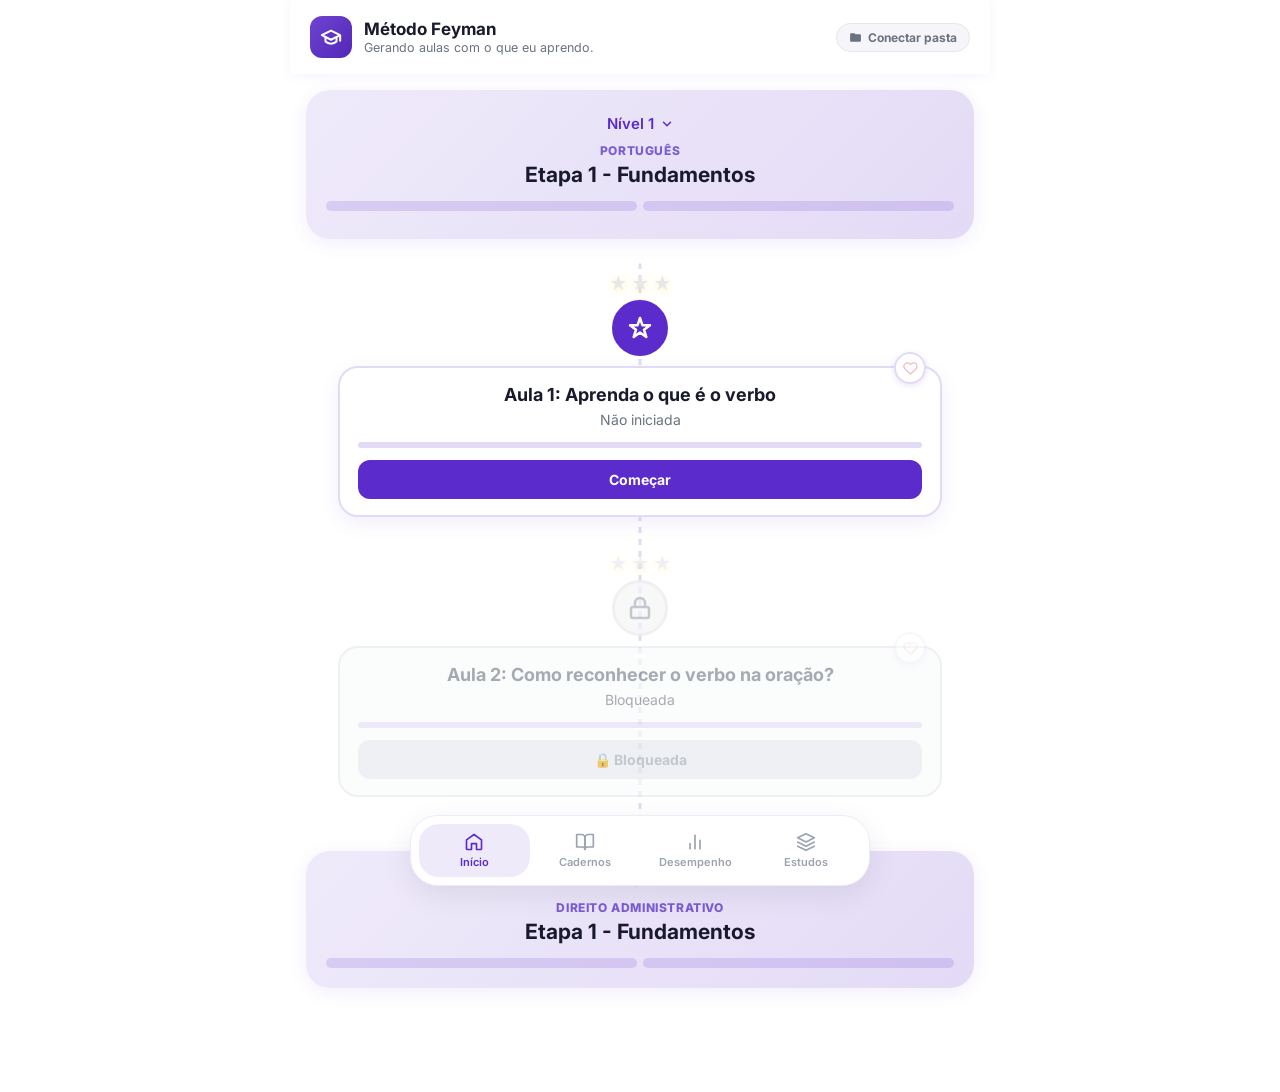
<file: index.html>
<!DOCTYPE html>
<html lang="pt-BR">
<head>
<meta charset="UTF-8">
<meta name="viewport" content="width=device-width, initial-scale=1.0, viewport-fit=cover">
<title>Método Feyman</title>
<link href="https://fonts.googleapis.com/css2?family=Inter:wght@400;500;600;700&display=swap" rel="stylesheet">
<link rel="stylesheet" href="css/inicio.css">
<link rel="icon" href="data:image/svg+xml,%3Csvg%20xmlns%3D%22http%3A%2F%2Fwww.w3.org%2F2000%2Fsvg%22%20viewBox%3D%220%200%2024%2024%22%3E%3Crect%20width%3D%2224%22%20height%3D%2224%22%20rx%3D%226%22%20fill%3D%22%235B2BCB%22%2F%3E%3Cg%20fill%3D%22none%22%20stroke%3D%22%23fff%22%20stroke-width%3D%222.2%22%20stroke-linecap%3D%22round%22%20stroke-linejoin%3D%22round%22%3E%3Cpath%20d%3D%22M22%2010v6M2%2010l10-5%2010%205-10%205z%22%3E%3C%2Fpath%3E%3Cpath%20d%3D%22M6%2012v5c3%203%209%203%2012%200v-5%22%3E%3C%2Fpath%3E%3C%2Fg%3E%3C%2Fsvg%3E">
<link rel="apple-touch-icon" href="data:image/svg+xml,%3Csvg%20xmlns%3D%22http%3A%2F%2Fwww.w3.org%2F2000%2Fsvg%22%20viewBox%3D%220%200%2024%2024%22%3E%3Crect%20width%3D%2224%22%20height%3D%2224%22%20rx%3D%226%22%20fill%3D%22%235B2BCB%22%2F%3E%3Cg%20fill%3D%22none%22%20stroke%3D%22%23fff%22%20stroke-width%3D%222.2%22%20stroke-linecap%3D%22round%22%20stroke-linejoin%3D%22round%22%3E%3Cpath%20d%3D%22M22%2010v6M2%2010l10-5%2010%205-10%205z%22%3E%3C%2Fpath%3E%3Cpath%20d%3D%22M6%2012v5c3%203%209%203%2012%200v-5%22%3E%3C%2Fpath%3E%3C%2Fg%3E%3C%2Fsvg%3E">
<link rel="manifest" href="manifest.json">
<meta name="theme-color" content="#5B2BCB">
</head>
<body>

<div class="app-wrapper">

  <header class="header">
    <div class="header-left">
      <div class="logo"><svg viewBox="0 0 24 24" fill="none" stroke="currentColor" stroke-width="2.2" stroke-linecap="round" stroke-linejoin="round" width="22" height="22"><path d="M22 10v6M2 10l10-5 10 5-10 5z"></path><path d="M6 12v5c3 3 9 3 12 0v-5"></path></svg></div>
      <div class="header-title">
        <h1>Método Feyman</h1>
        <p>Gerando aulas com o que eu aprendo.</p>
      </div>
    </div>
    <button type="button" class="pasta-progresso-badge" id="pastaProgressoBadge" onclick="conectarPastaProgresso()" title="Conecte uma pasta pra salvar seu progresso entre sessões">
      <svg class="pasta-progresso-badge-icone" width="13" height="13" viewBox="0 0 24 24" fill="currentColor" stroke="none"><path d="M20 6h-8l-2-2H4a2 2 0 0 0-2 2v12a2 2 0 0 0 2 2h16a2 2 0 0 0 2-2V8a2 2 0 0 0-2-2z"/></svg>
      <span class="pasta-progresso-badge-texto" id="pastaProgressoBadgeTexto">Conectar pasta</span>
    </button>
  </header>

  <div class="view-inicio" id="viewInicio">
    <div id="etapasWrap"></div>
  </div>

  <div class="view-erros" id="viewErros" style="display:none">
    <div class="erros-header">
      <h2>Cadernos</h2>
      <p>Suas questões erradas, aulas favoritas e telas marcadas para revisão.</p>
    </div>
    <div class="cadernos-tabs" id="cadernosTabs">
      <button type="button" class="caderno-tab active" data-tab="erros">Erros</button>
      <button type="button" class="caderno-tab" data-tab="favoritos">Favoritos</button>
      <button type="button" class="caderno-tab" data-tab="revisao">Revisão</button>
    </div>
    <div class="cadernos-subtabs" id="cadernosSubtabs">
      <button type="button" class="caderno-subtab active" data-subtab="aula">Por aula</button>
      <button type="button" class="caderno-subtab" data-subtab="geral">Geral</button>
    </div>
    <div class="erros-list" id="errosList"></div>
  </div>

  <div class="view-erros" id="viewDesempenho" style="display:none">
    <h2>Desempenho</h2>
    <p>Insígnias por nível aparecem aqui.</p>
  </div>

  <div class="view-niveis" id="viewNiveis" style="display:none">
    <div class="erros-header">
      <h2>Estudos</h2>
      <p>Cada nível reúne várias etapas — conclua todas as aulas para desbloquear o próximo.</p>
    </div>
    <div class="niveis-lista" id="niveisLista"></div>
  </div>

  <nav class="bottom-nav">
    <div class="nav-item active" data-view="inicio">
      <svg viewBox="0 0 24 24" fill="none" stroke="currentColor" stroke-width="2" stroke-linecap="round" stroke-linejoin="round"><path d="M3 9.5 12 3l9 6.5V20a1 1 0 0 1-1 1h-5v-7H9v7H4a1 1 0 0 1-1-1z"></path></svg>
      <span>Início</span>
    </div>
    <div class="nav-item" data-view="erros">
      <svg viewBox="0 0 24 24" fill="none" stroke="currentColor" stroke-width="2" stroke-linecap="round" stroke-linejoin="round"><path d="M2 3h6a4 4 0 0 1 4 4v14a3 3 0 0 0-3-3H2z"></path><path d="M22 3h-6a4 4 0 0 0-4 4v14a3 3 0 0 1 3-3h7z"></path></svg>
      <span>Cadernos</span>
    </div>
    <div class="nav-item" data-view="desempenho">
      <svg viewBox="0 0 24 24" fill="none" stroke="currentColor" stroke-width="2" stroke-linecap="round" stroke-linejoin="round"><line x1="18" y1="20" x2="18" y2="10"></line><line x1="12" y1="20" x2="12" y2="4"></line><line x1="6" y1="20" x2="6" y2="14"></line></svg>
      <span>Desempenho</span>
    </div>
    <div class="nav-item" data-view="niveis">
      <svg viewBox="0 0 24 24" fill="none" stroke="currentColor" stroke-width="2" stroke-linecap="round" stroke-linejoin="round"><polygon points="12 2 2 7 12 12 22 7 12 2"></polygon><polyline points="2 17 12 22 22 17"></polyline><polyline points="2 12 12 17 22 12"></polyline></svg>
      <span>Estudos</span>
    </div>
  </nav>

</div>

<script src="js/progresso.mjs"></script>
<script src="js/data/modulos.mjs"></script>
<script src="js/inicio.mjs"></script>
<script src="js/cadernos.mjs"></script>
<script src="js/niveis.mjs"></script>
<script>
  if ('serviceWorker' in navigator && (location.protocol === 'https:' || location.hostname === 'localhost')) {
    window.addEventListener('load', () => navigator.serviceWorker.register('sw.js').catch(() => {}));
  }
</script>
</body>
</html>
</file>
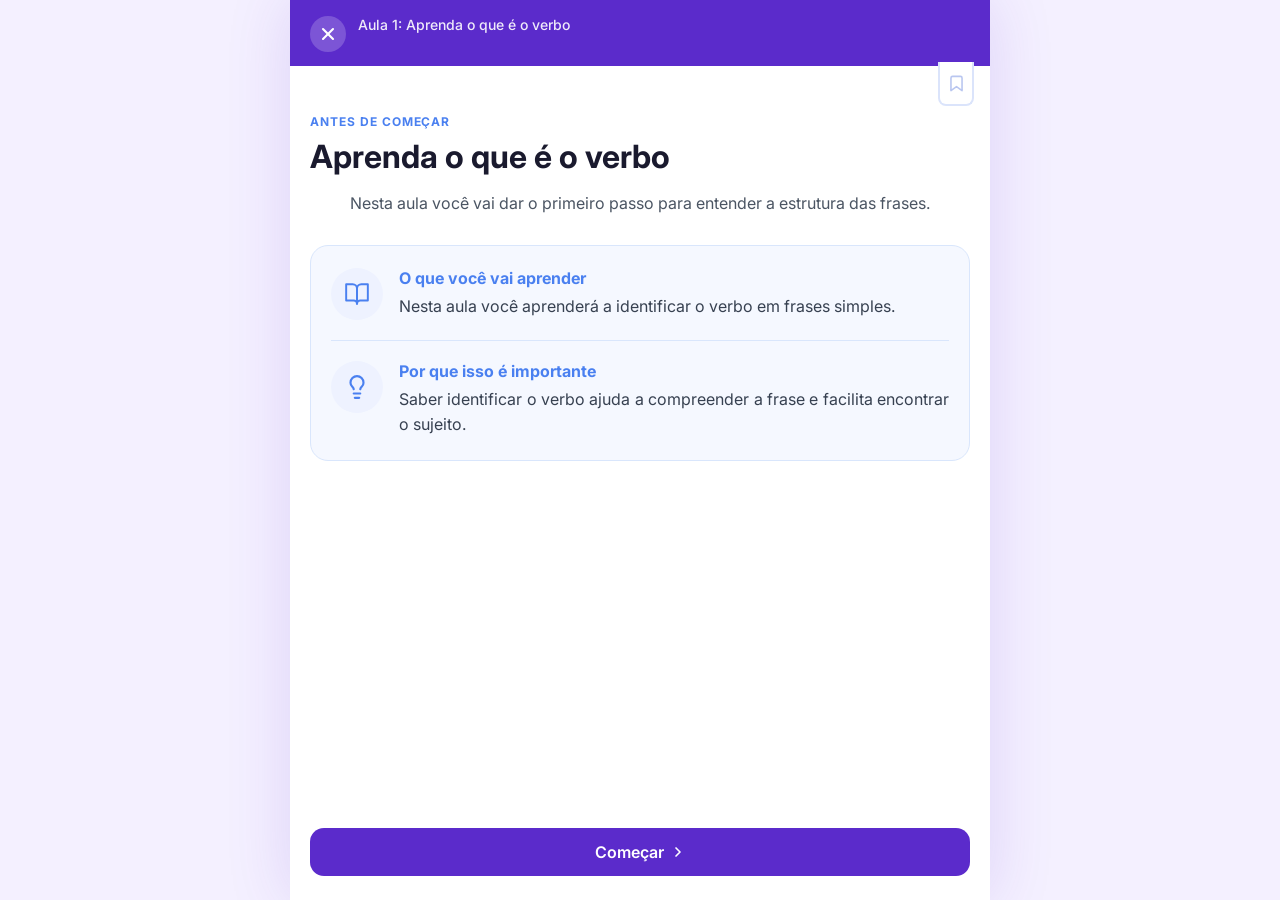
<file: estudo.html>
<!DOCTYPE html>
<html lang="pt-BR">
<head>
<meta charset="UTF-8">
<meta name="viewport" content="width=device-width, initial-scale=1.0, viewport-fit=cover">
<title>Método Feyman</title>
<link href="https://fonts.googleapis.com/css2?family=Inter:wght@400;500;600;700&display=swap" rel="stylesheet">
<link rel="stylesheet" href="css/estudo.css">
<link rel="icon" href="data:image/svg+xml,%3Csvg%20xmlns%3D%22http%3A%2F%2Fwww.w3.org%2F2000%2Fsvg%22%20viewBox%3D%220%200%2024%2024%22%3E%3Crect%20width%3D%2224%22%20height%3D%2224%22%20rx%3D%226%22%20fill%3D%22%235B2BCB%22%2F%3E%3Cg%20fill%3D%22none%22%20stroke%3D%22%23fff%22%20stroke-width%3D%222.2%22%20stroke-linecap%3D%22round%22%20stroke-linejoin%3D%22round%22%3E%3Cpath%20d%3D%22M22%2010v6M2%2010l10-5%2010%205-10%205z%22%3E%3C%2Fpath%3E%3Cpath%20d%3D%22M6%2012v5c3%203%209%203%2012%200v-5%22%3E%3C%2Fpath%3E%3C%2Fg%3E%3C%2Fsvg%3E">
<link rel="apple-touch-icon" href="data:image/svg+xml,%3Csvg%20xmlns%3D%22http%3A%2F%2Fwww.w3.org%2F2000%2Fsvg%22%20viewBox%3D%220%200%2024%2024%22%3E%3Crect%20width%3D%2224%22%20height%3D%2224%22%20rx%3D%226%22%20fill%3D%22%235B2BCB%22%2F%3E%3Cg%20fill%3D%22none%22%20stroke%3D%22%23fff%22%20stroke-width%3D%222.2%22%20stroke-linecap%3D%22round%22%20stroke-linejoin%3D%22round%22%3E%3Cpath%20d%3D%22M22%2010v6M2%2010l10-5%2010%205-10%205z%22%3E%3C%2Fpath%3E%3Cpath%20d%3D%22M6%2012v5c3%203%209%203%2012%200v-5%22%3E%3C%2Fpath%3E%3C%2Fg%3E%3C%2Fsvg%3E">
<link rel="manifest" href="manifest.json">
<meta name="theme-color" content="#5B2BCB">
</head>
<body>

<div class="app-wrapper">

  <!-- HEADER -->
  <header class="estudo-header">
    <button class="btn-fechar" id="btnFechar" title="Sair">
      <svg viewBox="0 0 24 24" fill="none" stroke="currentColor" stroke-width="2.5" stroke-linecap="round" stroke-linejoin="round" width="20" height="20">
        <line x1="18" y1="6" x2="6" y2="18"></line>
        <line x1="6" y1="6" x2="18" y2="18"></line>
      </svg>
    </button>
    <div class="header-info">
      <span class="questao-info" id="questaoInfo">Questão 1 de 5 • Aula 1: Aprenda o que é o verbo</span>
      <div class="progress-segmentos" id="progressSegmentos"></div>
    </div>
    <button type="button" class="btn-marcar-cartao" id="btnMarcarCartao" title="Marcar para revisão">
      <svg viewBox="0 0 24 24" fill="none" stroke="currentColor" stroke-width="2" stroke-linecap="round" stroke-linejoin="round">
        <path d="M19 21l-7-5-7 5V5a2 2 0 0 1 2-2h10a2 2 0 0 1 2 2z"></path>
      </svg>
    </button>
  </header>

  <!-- QUESTÃO -->
  <div class="questao-wrap">
    <main class="questao-area" id="questaoArea">
      <h2 class="questao-titulo" id="questaoTitulo"></h2>
      <p class="questao-subtitulo" id="questaoSubtitulo"></p>
      <div class="opcoes" id="opcoes"></div>
    </main>
    <div class="scroll-fade" id="scrollFade"></div>
  </div>

  <!-- FEEDBACK -->
  <div class="feedback-bar" id="feedbackBar">
    <div class="feedback-icon" id="feedbackIcon"></div>
    <div class="feedback-texto" id="feedbackTexto"></div>
  </div>

  <!-- FOOTER -->
  <footer class="estudo-footer">
    <button class="btn-anterior" id="btnAnterior">
      <svg viewBox="0 0 24 24" fill="none" stroke="currentColor" stroke-width="2.5" stroke-linecap="round" stroke-linejoin="round" width="16" height="16"><polyline points="15 18 9 12 15 6"></polyline></svg>
      Anterior
    </button>
    <button class="btn-proxima" id="btnProxima">
      Próxima
      <svg viewBox="0 0 24 24" fill="none" stroke="currentColor" stroke-width="2.5" stroke-linecap="round" stroke-linejoin="round" width="16" height="16"><polyline points="9 18 15 12 9 6"></polyline></svg>
    </button>
  </footer>

</div>

<!-- MODAL LIÇÃO -->
<div class="licao-overlay" id="licaoOverlay">
  <div class="licao-card">
    <div class="licao-header">
      <h3 id="licaoHeader">📖 Lição</h3>
      <button class="licao-fechar" id="licaoFechar">✕</button>
    </div>
    <div class="licao-corpo" id="licaoCorpo"></div>
    <button class="licao-btn-fechar" id="licaoBtnFechar">Entendido</button>
  </div>
</div>

<!-- MODAL RESULTADO -->
<div class="resultado-overlay" id="resultadoOverlay">
  <div class="resultado-card">
    <div class="resultado-emoji" id="resultadoEmoji">🎉</div>
    <h2 class="resultado-titulo" id="resultadoTitulo">Aula concluída!</h2>
    <p class="resultado-desc" id="resultadoDesc"></p>
    <div class="resultado-estrelas" id="resultadoEstrelas"></div>
    <button class="resultado-btn-continuar" id="resultadoBtnContinuar">Voltar ao início</button>
  </div>
</div>

<script src="js/progresso.mjs"></script>
<script src="js/data/modulos.mjs"></script>
<script src="js/estudo.mjs"></script>
<script>
  if ('serviceWorker' in navigator && (location.protocol === 'https:' || location.hostname === 'localhost')) {
    window.addEventListener('load', () => navigator.serviceWorker.register('sw.js').catch(() => {}));
  }
</script>
</body>
</html>
</file>
<file: css/inicio.css>
/* INICIO.CSS — Tela inicial do projeto exportado (trilha de ciclos/etapas/
   aulas), com as mesmas cores/estrutura de estudos/css/style.css.
   Cor de marca em variáveis — o export injeta um :root{} novo no final do
   arquivo com a cor escolhida no Construtor de Aulas (ver js/export.js). */
:root {
  --cor-primaria: #5B2BCB;
  --cor-primaria-rgb: 91,43,203;
  --cor-primaria-escura: #4a22a8;
  --cor-gradiente-1: #8E5CF5;
  --cor-gradiente-2: #6D2EE8;
  --cor-clara: #f0eaff;
  --cor-borda-clara: #e9dffb;
  --cor-borda-media: #d4c4f0;
  --cor-hover-fundo: #faf7ff;
}
* { margin: 0; padding: 0; box-sizing: border-box; font-family: 'Inter', sans-serif; }
body { background: #fff; min-height: 100vh; }

.app-wrapper {
  max-width: 700px; width: 100%; margin: 0 auto; background: #fff;
  min-height: 100vh; display: flex; flex-direction: column; padding-bottom: 100px;
}

/* HEADER */
.header {
  background: #fff; padding: 16px 20px; display: flex; align-items: center;
  justify-content: space-between; gap: 12px; box-shadow: 0 2px 10px rgba(var(--cor-primaria-rgb),0.06);
  position: sticky; top: 0; z-index: 10;
}
.header-left { display: flex; align-items: center; gap: 12px; }
.header .logo {
  width: 42px; height: 42px; border-radius: 12px; overflow: hidden;
  background: linear-gradient(135deg, var(--cor-gradiente-1) 0%, var(--cor-gradiente-2) 100%);
  display: grid; place-items: center; color: #fff; flex-shrink: 0;
}
.header-title h1 { font-size: 17px; font-weight: 700; color: #1a1a2e; }
.header-title p { font-size: 12.5px; color: #6b7280; margin-top: 1px; }

.pasta-progresso-badge {
  display: inline-flex; align-items: center; gap: 6px; flex-shrink: 0;
  padding: 6px 12px; border-radius: 999px; border: 1px solid #e5e7eb;
  background: #f5f5fa; color: #6b7280; font-family: inherit; font-size: 12px; font-weight: 700;
  cursor: pointer; white-space: nowrap;
}
.pasta-progresso-badge:hover { background: #ececf5; }
.pasta-progresso-badge.conectado { background: #e8f9ee; border-color: #b8ecc9; color: #1a9d52; }
.pasta-progresso-badge-icone { flex-shrink: 0; }
.pasta-progresso-badge-texto { max-width: 110px; overflow: hidden; text-overflow: ellipsis; }

/* HERO CARD */
.etapa-view { padding: 16px 16px 4px; }
.hero-card {
  background: linear-gradient(135deg, var(--cor-clara) 0%, var(--cor-borda-clara) 100%);
  border-radius: 24px; padding: 24px 20px 28px; cursor: pointer;
  box-shadow: 0 4px 20px rgba(var(--cor-primaria-rgb),0.08);
  transition: box-shadow .2s, padding .25s;
}
.hero-card:hover { box-shadow: 0 6px 24px rgba(var(--cor-primaria-rgb),0.12); }
.hero-card.collapsed { padding: 20px 20px; }

.nivel-selector {
  display: flex; align-items: center; justify-content: center; gap: 6px; color: var(--cor-primaria);
  font-size: 15px; font-weight: 600; margin-bottom: 10px; cursor: pointer;
}
.nivel-selector svg { width: 14px; height: 14px; transition: transform .2s; }
.nivel-selector.collapsed svg { transform: rotate(180deg); }

.hero-content { overflow: hidden; max-height: 200px; opacity: 1; transition: max-height .25s ease, opacity .2s ease; }
.hero-content.collapsed { max-height: 0; opacity: 0; }
.hero-materia { display: block; text-align: center; font-size: 12px; font-weight: 800; text-transform: uppercase; letter-spacing: .6px; color: #7c5cd6; margin-bottom: 4px; }
.hero-title { text-align: center; font-size: 21px; font-weight: 700; color: #1a1a2e; margin-bottom: 14px; }

.progress-segments { display: flex; gap: 6px; }
.progress-segments .segment { flex: 1; height: 10px; border-radius: 6px; background: rgba(var(--cor-primaria-rgb),0.15); }
.progress-segments .segment.filled { background: var(--cor-primaria); }
.hero-card.etapa-completa .segment.filled { box-shadow: 0 0 10px rgba(var(--cor-primaria-rgb),0.7); }

/* PATH */
.path-container { position: relative; padding: 24px 32px 8px; overflow: hidden; max-height: 4000px; transition: max-height .25s ease, padding .25s; }
.path-container.collapsed { max-height: 0; padding-top: 0; padding-bottom: 0; }
.path-line, .path-line-lit {
  position: absolute; left: 50%; top: 24px; bottom: 8px; width: 3px; transform: translateX(-50%);
  border-radius: 2px;
}
.path-line { background: repeating-linear-gradient(to bottom, var(--cor-borda-clara) 0 6px, transparent 6px 12px); }
.path-line-lit { background: #FFD700; height: 0; bottom: auto; transition: height .3s ease; }

.aula-node { position: relative; display: flex; flex-direction: column; align-items: center; padding: 10px 0 26px; text-align: center; }
.aula-node.locked { opacity: .6; }

.stars { display: flex; gap: 3px; margin-bottom: 6px; }
.star { font-size: 18px; color: #e5e7eb; filter: drop-shadow(0 2px 4px rgba(255,215,0,0.3)); }

.icon-circle {
  width: 56px; height: 56px; border-radius: 50%; background: #fff; border: 3px solid var(--cor-borda-clara);
  display: grid; place-items: center; color: var(--cor-primaria); margin-bottom: 10px; position: relative; z-index: 1;
}
.icon-circle svg { width: 24px; height: 24px; }
.icon-circle.active { background: var(--cor-primaria); border-color: var(--cor-primaria); color: #fff; }
.icon-circle.locked { background: #f3f4f6; border-color: #e5e7eb; color: #9ca3af; }

.aula-card {
  width: 100%; background: #fff; border: 2px solid var(--cor-borda-clara); border-radius: 20px;
  padding: 16px 18px; box-shadow: 0 6px 20px rgba(var(--cor-primaria-rgb),0.08); position: relative;
  text-align: center;
}
.aula-card.locked { background: #f9fafb; border-color: #e5e7eb; box-shadow: none; }

@keyframes aula-card-destaque {
  0%, 100% { box-shadow: 0 6px 20px rgba(var(--cor-primaria-rgb),0.08); border-color: var(--cor-borda-clara); }
  50%      { box-shadow: 0 0 0 8px rgba(var(--cor-primaria-rgb),0.15), 0 6px 24px rgba(var(--cor-primaria-rgb),0.35); border-color: var(--cor-primaria); }
}
.aula-card.proxima-destaque { animation: aula-card-destaque 1.1s ease-in-out 2; }
.aula-card h3 { font-size: 18px; font-weight: 700; color: #1a1a2e; margin-bottom: 6px; }
.aula-card.locked h3 { color: #6b7280; }
.status { font-size: 14px; color: #6b7280; margin-bottom: 14px; }

.progress-bar { height: 6px; border-radius: 4px; background: var(--cor-borda-clara); overflow: hidden; margin-bottom: 12px; }
.progress-bar-fill { height: 100%; background: var(--cor-primaria); transition: width .3s; }

.btn-favoritar {
  position: absolute; top: -16px; right: 14px; width: 32px; height: 32px; border-radius: 50%;
  background: #fff; border: 2px solid var(--cor-borda-clara); color: #f3b6c9; display: grid; place-items: center; cursor: pointer;
  box-shadow: 0 2px 6px rgba(var(--cor-primaria-rgb),0.12);
}
.btn-favoritar svg { width: 15px; height: 15px; }
.btn-favoritar:hover { color: #ec4899; }
.btn-favoritar.favorita { color: #ec4899; }
.btn-favoritar.favorita svg { fill: #ec4899; }
.aula-card.locked .btn-favoritar { opacity: .4; cursor: not-allowed; }

.btn-acao { width: 100%; padding: 11px; border: none; border-radius: 12px; font-family: inherit; font-weight: 700; font-size: 14px; cursor: pointer; }
.btn-acao.ativa { background: var(--cor-primaria); color: #fff; }
.btn-acao.ativa:hover { background: var(--cor-primaria-escura); box-shadow: 0 4px 12px rgba(var(--cor-primaria-rgb),0.3); }
.btn-acao.bloqueada { background: #e5e7eb; color: #9ca3af; cursor: not-allowed; }

/* CADERNOS (erros / favoritos / revisão) */
.view-erros { padding: 20px 16px 16px; }
.erros-header { margin-bottom: 18px; }
.erros-header h2 { font-size: 21px; font-weight: 700; color: #1a1a2e; }
.erros-header p { font-size: 14px; line-height: 1.5; color: #6b7280; margin-top: 4px; }

.cadernos-tabs { display: flex; gap: 8px; margin-bottom: 18px; }
.caderno-tab {
  flex: 1; padding: 10px 12px; border-radius: 12px; border: 1.5px solid var(--cor-borda-clara);
  background: #fff; color: #6b7280; font-family: inherit; font-weight: 600; font-size: 13px; cursor: pointer;
  transition: all .2s;
}
.caderno-tab:hover { background: var(--cor-hover-fundo); }
.caderno-tab.active { background: var(--cor-primaria); border-color: var(--cor-primaria); color: #fff; }

.cadernos-subtabs { display: flex; gap: 16px; margin: -6px 0 16px; padding-bottom: 10px; border-bottom: 1.5px solid var(--cor-clara); }
.caderno-subtab {
  padding: 4px 2px; border: none; background: none; color: #9ca3af; font-family: inherit;
  font-weight: 600; font-size: 13px; cursor: pointer; position: relative;
}
.caderno-subtab.active { color: var(--cor-primaria); }
.caderno-subtab.active::after { content: ''; position: absolute; left: 0; right: 0; bottom: -11px; height: 2px; background: var(--cor-primaria); }

.erros-list { display: flex; flex-direction: column; gap: 12px; }
.erro-card {
  display: flex; align-items: center; justify-content: space-between; gap: 12px;
  border: 2px solid #fde0e0; border-radius: 18px; padding: 16px 18px; background: #fff;
  box-shadow: 0 4px 14px rgba(220,38,38,0.06);
}
.erro-card-info h3 { font-size: 16px; font-weight: 700; color: #1a1a2e; margin-bottom: 4px; }
.erro-card-info p { font-size: 14px; font-weight: 600; color: #ef4444; }
.erro-card-info p.cor-favorito { color: #ec4899; }
.erro-card-info p.cor-revisao { color: #4A80F0; }

.btn-praticar {
  flex-shrink: 0; padding: 10px 18px; border: none; border-radius: 12px; background: var(--cor-primaria);
  color: #fff; font-family: inherit; font-weight: 600; font-size: 15px; cursor: pointer; transition: all .2s;
}
.btn-praticar:hover { background: var(--cor-primaria-escura); transform: translateY(-1px); }

.erros-empty { text-align: center; padding: 60px 20px; color: #6b7280; }
.erros-empty-emoji { font-size: 40px; margin-bottom: 10px; }
.erros-empty p { font-size: 15px; margin-bottom: 4px; }
.erros-empty-sub { font-size: 14px; max-width: 280px; margin: 6px auto 0; line-height: 1.5; color: #9ca3af; }

/* ESTUDOS (visão geral por nível/ciclo) */
.view-niveis { padding: 20px 16px 16px; }
.niveis-lista { padding-bottom: 24px; }
.sprint-lista { display: flex; flex-direction: column; gap: 14px; margin-bottom: 22px; }

/* DESEMPENHO — insígnias por ciclo */
.insignias-grid { display: grid; grid-template-columns: repeat(auto-fill, minmax(120px, 1fr)); gap: 14px; }
.insignia-card {
  background: #fff; border: 2px solid var(--cor-borda-clara); border-radius: 16px;
  padding: 16px 10px; text-align: center; box-shadow: 0 4px 14px rgba(var(--cor-primaria-rgb),0.06);
}
.insignia-card-icone {
  width: 56px; height: 56px; margin: 0 auto 10px; border-radius: 50%; overflow: hidden;
  background: linear-gradient(135deg, var(--cor-gradiente-1) 0%, var(--cor-gradiente-2) 100%);
  color: #fff; display: grid; place-items: center;
}
.insignia-card-img { width: 100%; height: 100%; object-fit: cover; }
.insignia-card-titulo { font-size: 13px; font-weight: 700; color: #1a1a2e; line-height: 1.3; }
.insignia-card-status { font-size: 11px; font-weight: 600; color: #6b7280; margin-top: 3px; }
.insignia-card.bloqueada { opacity: .5; }
.insignia-card.bloqueada .insignia-card-icone { background: #d1d5db; filter: grayscale(1); }
.insignia-card.conquistada .insignia-card-status { color: #16a34a; }

@keyframes insignia-revelar {
  0%   { transform: scale(0.5) rotate(-8deg); opacity: 0; }
  60%  { transform: scale(1.08) rotate(3deg); opacity: 1; }
  100% { transform: scale(1) rotate(0deg); opacity: 1; }
}
@keyframes insignia-brilho {
  0%, 100% { box-shadow: 0 4px 16px rgba(var(--cor-primaria-rgb),0.12); }
  50%      { box-shadow: 0 0 0 10px rgba(var(--cor-primaria-rgb),0.15), 0 4px 24px rgba(var(--cor-primaria-rgb),0.35); }
}
.insignia-card.nova {
  animation: insignia-revelar 0.6s cubic-bezier(.34, 1.56, .64, 1),
             insignia-brilho 1.5s ease-in-out 0.6s 2;
}

.nivel-card-unico { background: #fff; border: 2px solid var(--cor-borda-clara); border-radius: 18px; padding: 18px; box-shadow: 0 4px 14px rgba(var(--cor-primaria-rgb),0.06); }
.nivel-card-unico-cabecalho { display: flex; align-items: center; gap: 14px; cursor: pointer; }
.nivel-card-unico-seta { transition: transform .3s ease; flex-shrink: 0; }
.nivel-card-unico-cabecalho.collapsed .nivel-card-unico-seta { transform: rotate(-90deg); }
.nivel-card-unico-corpo { overflow: hidden; max-height: 2000px; opacity: 1; transition: max-height .4s ease, opacity .3s ease; }
.nivel-card-unico-corpo.collapsed { max-height: 0; opacity: 0; }

.trilha-tabs { margin-bottom: 14px; }
.trilha-tab-titulo-unica { margin-bottom: 14px; }

.sprint-card-numero { width: 44px; height: 44px; border-radius: 50%; display: grid; place-items: center; font-size: 14px; font-weight: 800; color: #fff; flex-shrink: 0; }
.sprint-card-numero.andamento { background: var(--cor-primaria); }
.sprint-card-numero.concluida { background: #16a34a; }
.sprint-titulo { flex: 1; font-size: 16px; font-weight: 700; color: #1a1a2e; line-height: 1.3; }

.ciclo-secao { margin-top: 18px; padding-top: 16px; border-top: 1px solid var(--cor-clara); cursor: pointer; }
.ciclo-secao.bloqueada { cursor: default; padding-top: 14px; }
.ciclo-secao-cabecalho { display: flex; align-items: center; justify-content: space-between; gap: 8px; margin-bottom: 8px; }
.ciclo-secao-label { font-size: 13px; font-weight: 800; color: #1a1a2e; }
.ciclo-secao-label.bloqueada { display: flex; align-items: center; gap: 6px; font-weight: 700; color: #9ca3af; }

.sprint-status { font-size: 11px; font-weight: 800; letter-spacing: .04em; text-transform: uppercase; padding: 3px 9px; border-radius: 999px; }
.sprint-status.concluida { background: #dcfce7; color: #15803d; }
.sprint-status.andamento { background: var(--cor-clara); color: var(--cor-primaria); }

.sprint-etapas { display: flex; flex-wrap: wrap; gap: 6px; margin-bottom: 10px; }
.sprint-materia-tag { background: #f8f6ff; border: 1px solid var(--cor-clara); border-radius: 10px; padding: 5px 9px; font-size: 12px; font-weight: 700; color: var(--cor-primaria); }

.sprint-progress-row { display: flex; align-items: center; gap: 10px; }
.sprint-progress-pct { width: 38px; font-size: 13px; font-weight: 800; flex-shrink: 0; }
.sprint-progress-pct.concluida { color: #16a34a; }
.sprint-progress-pct.andamento { color: var(--cor-primaria); }
.sprint-progress-bar { flex: 1; height: 6px; background: var(--cor-clara); border-radius: 4px; overflow: hidden; }
.sprint-progress-bar-fill { height: 100%; background: var(--cor-primaria); border-radius: 4px; }

.trilha-section { background: #fff; border: 2px solid var(--cor-borda-clara); border-radius: 18px; padding: 18px; margin-bottom: 22px; }
.trilha-titulo { font-size: 16px; font-weight: 700; color: #1a1a2e; margin-bottom: 4px; }
.trilha-desc { font-size: 13px; color: #6b7280; line-height: 1.4; margin-bottom: 14px; }
.trilha-section.trilha-bloqueada { background: #f9fafb; opacity: .85; }
.trilha-bloqueada-cabecalho { display: flex; align-items: center; gap: 6px; color: #9ca3af; margin-bottom: 4px; }
.trilha-bloqueada-cabecalho .trilha-titulo { margin-bottom: 0; color: #9ca3af; }
.trilha-section.trilha-bloqueada .trilha-desc { margin-bottom: 0; }

.trilha-grid { display: grid; grid-template-columns: repeat(2, 1fr); gap: 10px; }
.trilha-card {
  position: relative; display: flex; flex-direction: column; align-items: flex-start; gap: 8px;
  border: 2px solid var(--cor-borda-clara); border-radius: 14px; padding: 12px; cursor: pointer;
  transition: border-color .15s, background .15s;
}
.trilha-card:hover { border-color: var(--cor-borda-media); }
.trilha-card.selecionada { border-color: var(--cor-primaria); background: var(--cor-hover-fundo); }
.trilha-icone {
  width: 36px; height: 36px; border-radius: 10px; background: var(--cor-clara); color: var(--cor-primaria);
  display: flex; align-items: center; justify-content: center;
}
.trilha-nome { font-size: 13.5px; font-weight: 700; color: #1a1a2e; }
.trilha-check {
  position: absolute; top: 10px; right: 10px; width: 20px; height: 20px; border-radius: 50%;
  border: 2px solid var(--cor-borda-media); color: #fff; display: flex; align-items: center; justify-content: center;
  opacity: 0; transition: opacity .15s, background .15s, border-color .15s;
}
.trilha-card.selecionada .trilha-check { opacity: 1; background: var(--cor-primaria); border-color: var(--cor-primaria); }

/* VIEWS SECUNDÁRIAS (placeholder) */
.view-placeholder { padding: 60px 24px; text-align: center; color: #6b7280; }
.view-placeholder h2 { font-size: 19px; color: #1a1a2e; margin-bottom: 8px; }

.vazio-aviso { margin: 40px 20px; padding: 28px 20px; text-align: center; background: #fff; border-radius: 20px; color: #6b7280; box-shadow: 0 4px 16px rgba(var(--cor-primaria-rgb),0.06); }

/* BOTTOM NAV */
.bottom-nav {
  position: fixed; bottom: 14px; left: 50%; transform: translateX(-50%); width: calc(100% - 32px); max-width: 460px;
  background: #fff; border-radius: 28px; box-shadow: 0 8px 30px rgba(0,0,0,0.08); border: 1px solid var(--cor-clara);
  display: flex; padding: 8px; z-index: 20;
}
.nav-item { flex: 1; display: flex; flex-direction: column; align-items: center; gap: 3px; padding: 8px 4px; border-radius: 20px; cursor: pointer; color: #9ca3af; font-size: 11px; font-weight: 600; }
.nav-item svg { width: 20px; height: 20px; }
.nav-item.active { background: var(--cor-clara); color: var(--cor-primaria); }

/* TOAST */
.toast {
  position: fixed; left: 50%; bottom: 90px; transform: translateX(-50%) translateY(20px);
  background: #1a1a2e; color: #fff; padding: 12px 20px; border-radius: 14px; font-size: 13.5px; font-weight: 600;
  opacity: 0; pointer-events: none; transition: opacity .2s, transform .2s; max-width: 90%; text-align: center; z-index: 50;
}
.toast.show { opacity: 1; transform: translateX(-50%) translateY(0); }

:root {
  --cor-primaria: #5B2BCB;
  --cor-primaria-rgb: 91,43,203;
  --cor-primaria-escura: #4b23a6;
  --cor-gradiente-1: #6f44d1;
  --cor-gradiente-2: #5227b7;
  --cor-clara: #efeafa;
  --cor-borda-clara: #e3dbf6;
  --cor-borda-media: #d1c4f0;
  --cor-hover-fundo: #f7f4fc;
}
</file>
<file: css/estudo.css>
/* Cor de marca em variáveis — o export injeta um :root{} novo no final do
   arquivo com a cor escolhida no Construtor de Aulas (ver js/export.js). */
:root {
  --cor-primaria: #5B2BCB;
  --cor-primaria-rgb: 91,43,203;
  --cor-primaria-escura: #4a22a8;
  --cor-gradiente-1: #8E5CF5;
  --cor-gradiente-2: #6D2EE8;
  --cor-clara: #f0eaff;
  --cor-borda-clara: #e9dffb;
  --cor-borda-media: #d4c4f0;
  --cor-hover-fundo: #faf7ff;
}

* {
  margin: 0;
  padding: 0;
  box-sizing: border-box;
  font-family: 'Inter', sans-serif;
}

body {
  background: #fff;
  min-height: 100vh;
}

.app-wrapper {
  max-width: 700px;
  width: 100%;
  margin: 0 auto;
  background: #ffffff;
  height: 100vh;   /* fallback para navegadores antigos */
  height: 100dvh;  /* viewport dinâmico */
  height: 100svh;  /* viewport "pequeno" garantido — evita que a barra de
                       gestos do sistema (comum no PWA instalado) corte o
                       rodapé com os botões Anterior/Próxima */
  display: flex;
  flex-direction: column;
  box-shadow: 0 0 60px rgba(91, 43, 203, 0.15);
  overflow: hidden;
}

/* HEADER */
.estudo-header {
  background: var(--cor-primaria);
  padding: 16px 20px 14px;
  display: flex;
  align-items: flex-start;
  gap: 12px;
  position: relative;
}

.btn-fechar {
  background: rgba(255,255,255,0.2);
  border: none;
  border-radius: 50%;
  width: 36px;
  height: 36px;
  display: flex;
  align-items: center;
  justify-content: center;
  cursor: pointer;
  color: white;
  flex-shrink: 0;
  transition: background 0.2s;
}
.btn-fechar:hover { background: rgba(255,255,255,0.3); }

.header-info {
  flex: 1;
  display: flex;
  flex-direction: column;
  gap: 8px;
}

.questao-info {
  color: rgba(255,255,255,0.9);
  font-size: 14px;
  font-weight: 500;
}

.progress-segmentos {
  display: flex;
  gap: 4px;
}

.seg {
  flex: 1;
  height: 5px;
  border-radius: 3px;
  background: rgba(255,255,255,0.3);
  transition: background 0.4s ease;
}

.seg.respondida { background: #fff; }
.seg.atual      { background: rgba(255,255,255,0.7); }

/* TAGS */
.tags-row {
  display: flex;
  gap: 8px;
  padding: 14px 20px 0;
}

.tag {
  display: inline-flex;
  align-items: center;
  gap: 5px;
  padding: 6px 12px;
  border-radius: 20px;
  font-size: 13px;
  font-weight: 600;
  cursor: pointer;
}

.tag-dificuldade {
  background: var(--cor-clara);
  color: var(--cor-primaria);
}

.tag-consultar {
  background: var(--cor-clara);
  color: var(--cor-primaria);
  transition: background 0.2s;
}
.tag-consultar:hover { background: var(--cor-borda-media); }

/* QUESTÃO */
.questao-wrap {
  position: relative;
  flex: 1;
  min-height: 0;
}

.questao-area {
  height: 100%;
  overflow-y: auto;
  padding: 24px 20px 12px;
}

.scroll-fade {
  position: absolute;
  bottom: 0;
  left: 0;
  right: 0;
  height: 64px;
  background: linear-gradient(to bottom, transparent, #ffffff);
  pointer-events: none;
  opacity: 1;
  transition: opacity 0.3s;
}

.scroll-fade.oculto {
  opacity: 0;
}

.questao-titulo {
  font-size: 21px;
  font-weight: 400;
  color: #1a1a2e;
  margin-bottom: 6px;
  line-height: 1.3;
}

.questao-subtitulo {
  font-size: 15px;
  color: #6b7280;
  margin-bottom: 24px;
}

/* TELA DE CHECAGEM — pergunta curta em negrito antes do título grande */
.checagem-pergunta {
  font-weight: 700;
  margin-bottom: 6px;
}

.checagem-titulo {
  margin-bottom: 24px;
}

/* Perguntas de "o verbo em destaque indica" — instrução menor,
   frase analisada maior (é o que realmente importa ler com atenção). */
.checagem-instrucao {
  font-size: 16px;
}

.checagem-frase {
  font-size: 19px;
  font-weight: 400;
  color: #1a1a2e;
}

.checagem-frase strong {
  font-weight: 700;
  color: #4A80F0;
}

/* TELA DE INTRODUÇÃO (Antes de começar) */
.intro-card { position: relative; }
.intro-label {
  display: block;
  font-size: 12px;
  font-weight: 700;
  text-transform: uppercase;
  letter-spacing: 0.08em;
  color: #4A80F0;
  margin-bottom: 8px;
}

.intro-titulo {
  font-size: 32px;
  font-weight: 400;
  color: #1a1a2e;
  line-height: 1.25;
  margin-bottom: 14px;
}

.intro-desc {
  font-size: 16px;
  color: #4b5563;
  line-height: 1.6;
  margin-bottom: 28px;
  text-align: justify;
}

.intro-info {
  background: #f5f8ff;
  border: 1.5px solid #d9e6fc;
  border-radius: 18px;
  padding: 22px 20px;
}

.intro-info-item {
  display: flex;
  align-items: flex-start;
  gap: 16px;
}

.intro-info-item + .intro-info-item {
  margin-top: 20px;
  padding-top: 20px;
  border-top: 1px solid #d9e6fc;
}

.intro-info-icone-wrap {
  width: 52px;
  height: 52px;
  border-radius: 50%;
  background: #eef2ff;
  display: flex;
  align-items: center;
  justify-content: center;
  flex-shrink: 0;
}

.intro-info-texto h3 {
  font-size: 16px;
  font-weight: 700;
  color: #4A80F0;
  margin-bottom: 6px;
}

.intro-info-texto p {
  font-size: 16px;
  color: #374151;
  line-height: 1.6;
  text-align: justify;
}

/* TELA DE DEFINIÇÃO */
.definicao-card {
  display: flex;
  flex-direction: column;
  align-items: center;
  gap: 24px;
  padding: 32px 20px;
  text-align: center;
  position: relative;
}

/* ETIQUETA "MARCAR PARA REVISÃO" — botão único e fixo no cabeçalho (não é
   mais recriado a cada tela, ver ligarBotaoMarcar/atualizarBotaoMarcar em
   estudo.mjs), preso no rodapé do próprio .estudo-header (position:absolute
   nele, que tem position:relative) — assim ele acompanha a altura real do
   cabeçalho (que varia com o tamanho do título da aula), em vez de um valor
   fixo em pixels que ficava errado quando o título quebrava em 2 linhas. */
.btn-marcar-cartao {
  position: absolute;
  bottom: -40px;
  right: 16px;
  width: 36px;
  height: 44px;
  padding: 0;
  background: #ffffff;
  border: 2px solid #dbe4fb;
  border-top: none;
  border-radius: 0 0 8px 8px;
  display: flex;
  align-items: center;
  justify-content: center;
  cursor: pointer;
  color: #b9c6f0;
  z-index: 15;
  transition: color 0.2s, transform 0.15s;
}

.btn-marcar-cartao:hover {
  color: #4A80F0;
  transform: translateY(1px);
}

.btn-marcar-cartao svg {
  width: 19px;
  height: 19px;
}

.btn-marcar-cartao.marcada {
  color: #4A80F0;
}

.btn-marcar-cartao.marcada svg {
  fill: #4A80F0;
}

.definicao-icone-wrap {
  width: 88px;
  height: 88px;
  background: #eef2ff;
  border-radius: 50%;
  display: flex;
  align-items: center;
  justify-content: center;
}

.definicao-texto {
  font-size: 16px;
  font-weight: 600;
  color: #1a1a2e;
  line-height: 1.6;
  max-width: 300px;
}

.destaque {
  color: #4A80F0;
  font-weight: 700;
}

/* TELA DE CONTEXTO */
.contexto-card {
  display: flex;
  flex-direction: column;
  gap: 20px;
  padding: 8px 4px;
  position: relative;
}

.contexto-icone-wrap {
  width: 80px;
  height: 80px;
  background: #eef2ff;
  border-radius: 50%;
  display: flex;
  align-items: center;
  justify-content: center;
  align-self: center;
}

.contexto-texto {
  font-size: 16px;
  font-weight: 500;
  color: #1a1a2e;
  line-height: 1.65;
  text-align: justify;
}

.contexto-texto strong { font-weight: 700; }

.contexto-nota {
  display: flex;
  align-items: flex-start;
  gap: 10px;
  background: #f1f5f9;
  border-radius: 12px;
  padding: 14px 16px;
}

.contexto-nota svg { flex-shrink: 0; margin-top: 1px; }

.contexto-nota span {
  font-size: 15px;
  color: #475569;
  line-height: 1.5;
  text-align: justify;
}

/* TELA DE EXEMPLO */
.exemplo-card {
  display: flex;
  flex-direction: column;
  gap: 20px;
  padding: 8px 4px;
  position: relative;
}

/* Filho de um flex column sem min-width:0 não deixa o overflow-x:auto (ver
   .frase-anotada-wrap) funcionar — o item cresce pra caber a frase inteira
   em vez de encolher e deixar rolar, empurrando a caixa pra fora da tela no
   celular. Aplica em .exemplo-card (telas de exemplo) e .opcoes (telas de
   checagem), pra cobrir qualquer frase, em qualquer tela, sem precisar
   lembrar disso de novo a cada caixa nova. */
.exemplo-card > *,
.opcoes > * {
  min-width: 0;
}

.exemplo-icone-wrap {
  width: 88px;
  height: 88px;
  background: #eef2ff;
  border-radius: 50%;
  display: flex;
  align-items: center;
  justify-content: center;
  align-self: center;
}

.exemplo-texto {
  font-size: 16px;
  color: #1a1a2e;
  line-height: 1.65;
  text-align: justify;
}

.exemplo-conclusao {
  font-size: 16px;
  color: #1a1a2e;
  line-height: 1.5;
  text-align: justify;
}

.exemplo-obs-box {
  display: flex;
  align-items: center;
  gap: 10px;
  background: #eef2ff;
  border-radius: 12px;
  padding: 12px 14px;
}

.exemplo-obs-icone {
  flex-shrink: 0;
  display: flex;
}

.exemplo-obs-texto {
  font-size: 14.5px;
  color: #1a1a2e;
  line-height: 1.4;
  text-align: left;
}

.exemplo-pontos {
  display: flex;
  flex-direction: column;
  gap: 14px;
}

.exemplo-ponto {
  display: flex;
  align-items: center;
  gap: 14px;
}

.exemplo-ponto-icone {
  width: 46px;
  height: 46px;
  border-radius: 50%;
  background: #eef2ff;
  display: flex;
  align-items: center;
  justify-content: center;
  flex-shrink: 0;
}

.exemplo-ponto-texto {
  font-size: 16px;
  color: #1a1a2e;
  line-height: 1.5;
  text-align: left;
}

.card-imagem {
  border-radius: 18px;
  overflow: hidden;
  border: 1px solid #ececf5;
  background: #fbfaff;
}

.card-imagem-img {
  display: block;
  width: 100%;
  max-height: 280px;
  object-fit: cover;
}

.card-imagem-corpo {
  padding: 14px 16px;
}

.card-imagem-titulo {
  font-size: 17px;
  color: #1a1a2e;
  line-height: 1.4;
  text-align: left;
}

.card-imagem-subtitulo {
  font-size: 14px;
  color: #64748b;
  line-height: 1.4;
  text-align: left;
  margin-top: 2px;
}

.card-imagem-texto {
  font-size: 15px;
  color: #1a1a2e;
  line-height: 1.55;
  text-align: left;
  margin-top: 8px;
}

.card-imagem-titulo:first-child,
.card-imagem-subtitulo:first-child,
.card-imagem-texto:first-child {
  margin-top: 0;
}

.card-audio {
  border-radius: 18px;
  overflow: hidden;
  border: 1px solid #ececf5;
  background: #fbfaff;
  padding: 14px 16px;
  display: flex;
  flex-direction: column;
  gap: 10px;
}

.card-audio-player {
  display: block;
  width: 100%;
}

.card-audio-titulo {
  font-size: 17px;
  color: #1a1a2e;
  line-height: 1.4;
  text-align: left;
}

.card-audio-subtitulo {
  font-size: 14px;
  color: #64748b;
  line-height: 1.4;
  text-align: left;
  margin-top: 2px;
}

.card-audio-texto {
  font-size: 15px;
  color: #1a1a2e;
  line-height: 1.55;
  text-align: left;
}

.gravacao-aluno-wrap {
  display: flex;
  flex-direction: column;
  gap: 8px;
}

.gravacao-aluno-controles {
  display: flex;
  align-items: center;
  gap: 10px;
  flex-wrap: wrap;
}

.btn-gravar-audio-aluno {
  display: flex;
  align-items: center;
  gap: 6px;
  padding: 10px 16px;
  background: var(--cor-primaria);
  border: none;
  border-radius: 12px;
  color: white;
  font-weight: 600;
  font-size: 14px;
  cursor: pointer;
  transition: background 0.2s;
}
.btn-gravar-audio-aluno:hover { background: var(--cor-primaria-escura); }
.btn-gravar-audio-aluno.gravando { background: #dc2626; }
.btn-gravar-audio-aluno.gravando:hover { background: #b91c1c; }

.gravacao-aluno-status {
  font-size: 13px;
  color: #dc2626;
  font-weight: 600;
}

.gravacao-aluno-preview audio {
  display: block;
  width: 100%;
}

.flashcard-wrap {
  display: flex;
  flex-direction: column;
  align-items: center;
  gap: 10px;
  margin-top: 6px;
}

.flashcard {
  width: 100%;
  max-width: 380px;
  min-height: 180px;
  perspective: 1200px;
  cursor: pointer;
}

.flashcard-inner {
  position: relative;
  width: 100%;
  height: 100%;
  min-height: 180px;
  transition: transform .5s cubic-bezier(.4, .2, .2, 1);
  transform-style: preserve-3d;
}

.flashcard.virado .flashcard-inner {
  transform: rotateY(180deg);
}

.flashcard-face {
  position: absolute;
  inset: 0;
  backface-visibility: hidden;
  border-radius: 18px;
  border: 1px solid #ececf5;
  background: #fbfaff;
  display: flex;
  align-items: center;
  justify-content: center;
  padding: 20px;
}

.flashcard-verso {
  transform: rotateY(180deg);
  background: #eef2ff;
}

.flashcard-texto {
  font-size: 16px;
  color: #1a1a2e;
  line-height: 1.5;
  text-align: center;
}

.flashcard-dica {
  font-size: 12.5px;
  color: #9ca3af;
  text-align: center;
}

/* TELA DE "PASSO" (numerado) — Como encontrar o sujeito, etc. */
.passo-linha {
  display: flex;
  align-items: center;
  gap: 14px;
}

.passo-numero {
  width: 40px;
  height: 40px;
  border-radius: 50%;
  background: #eef2ff;
  color: #4A80F0;
  font-weight: 700;
  font-size: 16px;
  display: flex;
  align-items: center;
  justify-content: center;
  flex-shrink: 0;
}

.passo-instrucao {
  font-size: 16px;
  color: #1a1a2e;
  line-height: 1.5;
  text-align: left;
}

.passo-caixa {
  background: #f5f7ff;
  border-radius: 16px;
  padding: 16px;
}

.point-label-titulo {
  font-size: 16px;
  color: #1a1a2e;
  margin: 14px 0 4px;
}

.point-label-subtitulo {
  font-size: 13px;
  color: #6E6A7A;
  margin: 0 0 10px;
}

.destaque-azul {
  color: #3B82F6;
}

.passo-caixa-cabecalho {
  display: flex;
  align-items: center;
  gap: 12px;
}

.passo-caixa-icone {
  width: 40px;
  height: 40px;
  border-radius: 50%;
  background: #e6ebff;
  display: flex;
  align-items: center;
  justify-content: center;
  flex-shrink: 0;
}

.passo-caixa-inline {
  font-size: 15px;
  color: #1a1a2e;
  line-height: 1.5;
  text-align: left;
}

.passo-caixa-corpo {
  display: flex;
  flex-direction: column;
  gap: 2px;
}

.passo-caixa-titulo {
  font-size: 14px;
  font-weight: 700;
  color: #1a1a2e;
}

.passo-caixa-texto {
  font-size: 15px;
  color: #1a1a2e;
  line-height: 1.4;
}

/* Citação de exemplo em itálico (ex: "→ João comprou um livro.") — um
   pouco menor que o texto normal da caixa, que fica largo/pesado nesse uso. */
.passo-caixa-texto em {
  font-size: 13px;
}

.passo-caixa-divisor {
  height: 1px;
  background: #dde3f5;
  margin: 12px 0;
}

.passo-caixa-perguntas {
  display: flex;
  flex-direction: column;
  gap: 8px;
}

/* Checklist de perguntas sim/não dentro de um passo de exemplo (ex: "o
   verbo destacado é haver? é fazer? é fenômeno da natureza?"). */
.simnao-wrap {
  display: flex;
  flex-direction: column;
  gap: 14px;
}

.simnao-item {
  display: flex;
  align-items: center;
  justify-content: space-between;
  gap: 10px;
}

.simnao-texto {
  font-size: 14px;
  color: #1a1a2e;
  line-height: 1.4;
  flex: 1;
}

.simnao-botoes {
  display: flex;
  gap: 6px;
  flex-shrink: 0;
}

.simnao-btn {
  padding: 6px 14px;
  border: 2px solid var(--cor-borda-clara);
  border-radius: 10px;
  background: #ffffff;
  font-size: 13px;
  font-weight: 700;
  color: #1a1a2e;
  cursor: pointer;
  transition: border-color 0.15s, background 0.15s, color 0.15s;
}

.simnao-btn:hover:not(:disabled):not(.correta) {
  border-color: var(--cor-primaria);
  background: var(--cor-hover-fundo);
  color: var(--cor-primaria);
}

.simnao-btn.correta {
  border-color: #16a34a;
  background: #f0fdf4;
  color: #16a34a;
}

.simnao-btn.errada {
  border-color: #dc2626;
  background: #fef2f2;
  color: #dc2626;
}

.simnao-btn:disabled:not(.correta) {
  opacity: 0.55;
  cursor: default;
}

.passo-caixa-seta {
  font-size: 15px;
  color: #1a1a2e;
  line-height: 1.4;
  text-align: left;
}

/* Linha de exemplo dentro das perguntas, sem a seta "→" — só indentada
   pra se alinhar com o texto das linhas com seta acima/abaixo dela. */
.passo-caixa-nota-indent {
  font-size: 15px;
  color: #1a1a2e;
  line-height: 1.4;
  text-align: left;
  padding-left: 20px;
}

.passo-nota {
  font-size: 16px;
  color: #1a1a2e;
  line-height: 1.5;
  text-align: left;
  margin: 6px 0 0 54px;
}

.passo-caixa-resposta {
  font-size: 15px;
  color: #1a1a2e;
  text-align: left;
}

.passo-caixa-resposta strong {
  color: #4A80F0;
}

/* TELA DE INFINITIVO */
.infinitivo-card {
  display: flex;
  flex-direction: column;
  align-items: center;
  gap: 18px;
  text-align: center;
}

.infinitivo-icone-wrap {
  width: 90px;
  height: 90px;
  border-radius: 50%;
  background: #eff6ff;
  display: flex;
  align-items: center;
  justify-content: center;
  flex-shrink: 0;
}

.infinitivo-icone-simbolo {
  font-size: 44px;
  font-weight: 700;
  color: #2563eb;
  line-height: 1;
  font-family: Arial, sans-serif;
}

.infinitivo-descricao {
  font-size: 19px;
  font-weight: 700;
  color: #1a1a2e;
  line-height: 1.5;
  text-align: justify;
}

.infinitivo-nota {
  font-size: 16px;
  color: #374151;
  line-height: 1.5;
  text-align: justify;
}

.infinitivo-conj-titulo {
  font-size: 17px;
  font-weight: 700;
  color: #1a1a2e;
  text-align: center;
  margin-top: 4px;
}

.infinitivo-conjs {
  display: flex;
  flex-direction: column;
  gap: 10px;
  width: 100%;
}

.infinitivo-conj-card {
  display: flex;
  flex-direction: column;
  align-items: center;
  gap: 4px;
  background: #ffffff;
  border: 1.5px solid #e2e8f0;
  border-radius: 14px;
  padding: 14px 16px;
}

.infinitivo-conj-sufixo {
  font-size: 27px;
  font-weight: 700;
  color: #2563eb;
}

.infinitivo-conj-label {
  font-size: 14px;
  color: #64748b;
}

.infinitivo-extra {
  font-size: 16px;
  font-weight: 600;
  color: #1a1a2e;
  line-height: 1.6;
  text-align: justify;
  background: #eff6ff;
  border-left: 3px solid #2563eb;
  border-radius: 10px;
  padding: 12px 14px;
}

/* TELA DE RESUMO */
.resumo-card {
  display: flex;
  flex-direction: column;
  gap: 10px;
  position: relative;
}

.resumo-titulo {
  font-size: 18px;
  color: #1a1a2e;
  margin-bottom: 4px;
}

.resumo-item {
  display: flex;
  align-items: center;
  gap: 14px;
  background: #fafafa;
  border: 1px solid var(--cor-clara);
  border-radius: 14px;
  padding: 12px 14px;
}

.resumo-icone {
  width: 46px;
  height: 46px;
  border-radius: 50%;
  display: flex;
  align-items: center;
  justify-content: center;
  flex-shrink: 0;
}

.resumo-item-info {
  display: flex;
  flex-direction: column;
  gap: 2px;
}

.resumo-item-titulo {
  font-size: 16px;
}

.resumo-item-exemplos {
  font-size: 14px;
  color: #64748b;
}

/* TELA DE LISTA — mesmo cartão do resumo, mas cada item é uma linha só (ícone +
   texto, sem título/exemplos separados) e uma descrição livre depois da lista. */
.lista-item-texto {
  font-size: 16px;
  color: #1a1a2e;
}

.lista-descricao {
  font-size: 16px;
  color: #4b5563;
  line-height: 1.6;
  text-align: justify;
}

.lista-icone-topo {
  width: 72px;
  height: 72px;
  border-radius: 50%;
  display: flex;
  align-items: center;
  justify-content: center;
  margin: 0 auto;
}

/* TELA DE IDENTIFICAÇÃO */
.idf-card {
  display: flex;
  flex-direction: column;
  gap: 16px;
}

.idf-header {
  display: flex;
  align-items: flex-start;
  gap: 12px;
}

.idf-icone-wrap {
  width: 52px;
  height: 52px;
  border-radius: 14px;
  background: #eff6ff;
  display: flex;
  align-items: center;
  justify-content: center;
  flex-shrink: 0;
}

.idf-titulo {
  font-size: 19px;
  font-weight: 700;
  color: #1a1a2e;
  line-height: 1.4;
  padding-top: 4px;
}

.idf-intro {
  font-size: 16px;
  color: #374151;
  line-height: 1.5;
  text-align: justify;
}

.idf-exemplos {
  display: flex;
  flex-direction: column;
  gap: 10px;
}

.idf-exemplo-card {
  display: flex;
  flex-direction: column;
  align-items: center;
  gap: 3px;
  background: #ffffff;
  border: 1.5px solid #e2e8f0;
  border-radius: 14px;
  padding: 12px 16px;
}

.idf-palavra {
  font-size: 18px;
  font-weight: 700;
  color: #2563eb;
}

.idf-linha {
  font-size: 14px;
  color: #64748b;
}

.idf-rodape {
  font-size: 16px;
  color: #374151;
  line-height: 1.6;
  text-align: justify;
}

/* TELA DE SENTIDO */
.sentido-card {
  display: flex;
  flex-direction: column;
  gap: 14px;
}

.sentido-dica {
  display: flex;
  align-items: flex-start;
  gap: 10px;
  background: #fefce8;
  border: 1.5px solid #fde68a;
  border-radius: 14px;
  padding: 12px 14px;
  font-size: 16px;
  font-weight: 600;
  color: #1a1a2e;
  line-height: 1.5;
  text-align: justify;
}

.sentido-dica-icone {
  font-size: 20px;
  flex-shrink: 0;
  margin-top: 1px;
}

.sentido-texto {
  font-size: 16px;
  color: #374151;
  line-height: 1.6;
  text-align: justify;
}

.sentido-exemplos-titulo {
  font-size: 17px;
  font-weight: 700;
  color: #1a1a2e;
  margin-top: 4px;
}

.sentido-exemplos {
  display: flex;
  flex-direction: column;
  gap: 10px;
}

.sentido-item {
  display: flex;
  align-items: flex-start;
  gap: 12px;
}

.sentido-item-texto {
  display: flex;
  flex-direction: column;
  gap: 2px;
}

.sentido-item-frase {
  font-size: 15px;
  color: #1a1a2e;
  line-height: 1.4;
}

.sentido-item-cadeia {
  font-size: 14px;
  color: #64748b;
  line-height: 1.4;
}

/* OPÇÕES */
.opcoes {
  display: flex;
  flex-direction: column;
  gap: 10px;
  position: relative;
}

.opcao {
  display: flex;
  align-items: center;
  gap: 14px;
  padding: 16px;
  border: 2px solid var(--cor-borda-clara);
  border-radius: 14px;
  cursor: pointer;
  transition: all 0.2s;
  background: white;
  text-align: left;
  width: 100%;
}

.opcao:hover:not(:disabled) {
  border-color: var(--cor-primaria);
  background: var(--cor-hover-fundo);
}

.opcao.selecionada {
  border-color: var(--cor-primaria);
  background: var(--cor-clara);
}

.opcao.correta {
  border-color: #16a34a;
  background: #f0fdf4;
}

.opcao.errada {
  border-color: #dc2626;
  background: #fef2f2;
}

.opcao:disabled { cursor: default; }

.letra {
  width: 36px;
  height: 36px;
  border-radius: 50%;
  border: 2px solid var(--cor-borda-media);
  display: flex;
  align-items: center;
  justify-content: center;
  font-weight: 700;
  font-size: 15px;
  color: var(--cor-primaria);
  flex-shrink: 0;
  transition: all 0.2s;
}

.opcao.selecionada .letra {
  background: var(--cor-primaria);
  border-color: var(--cor-primaria);
  color: white;
}

.opcao.correta .letra {
  background: #16a34a;
  border-color: #16a34a;
  color: white;
}

.opcao.errada .letra {
  background: #dc2626;
  border-color: #dc2626;
  color: white;
}

.opcao-texto {
  font-size: 16px;
  color: #1a1a2e;
  font-weight: 500;
  line-height: 1.4;
}

/* CHECAGEM DO TIPO "CLIQUE NA PALAVRA" */
.sentence-display {
  display: flex;
  flex-wrap: wrap;
  align-items: center;
  gap: 8px;
  margin-top: 4px;
}

.word-chip {
  display: inline-flex;
  align-items: center;
  padding: 8px 12px;
  border: 2px solid var(--cor-borda-clara);
  border-radius: 12px;
  background: #ffffff;
  font-size: 14px;
  font-weight: 600;
  color: #1a1a2e;
  cursor: pointer;
  transition: border-color 0.15s, background 0.15s, color 0.15s;
  user-select: none;
}

.word-chip:hover:not(:disabled):not(.pontuacao):not(.correta):not(.errada):not(.verbo-pendente):not(.sujeito-pendente):not(.predicado-pendente):not(.verbo-correto):not(.sujeito-correto):not(.predicado-correto):not(.verbo-errado):not(.sujeito-errado):not(.predicado-errado):not(.auxiliar-correto):not(.principal-correto) {
  border-color: var(--cor-primaria);
  background: var(--cor-hover-fundo);
  color: var(--cor-primaria);
}

.word-chip.correta {
  border-color: #16a34a;
  background: #f0fdf4;
  color: #16a34a;
}

.word-chip.errada {
  border-color: #dc2626;
  background: #fef2f2;
  color: #dc2626;
}

.word-chip:disabled:not(.correta):not(.errada):not(.verbo-correto):not(.sujeito-correto):not(.predicado-correto):not(.auxiliar-correto):not(.principal-correto) {
  opacity: 0.55;
  cursor: default;
}

.word-chip.pontuacao {
  border: none;
  background: transparent;
  padding: 8px 2px;
  cursor: default;
  color: #1a1a2e;
}

.sentence-display-sm {
  margin-top: 8px;
}

.word-chip-sm {
  padding: 6px 12px;
  font-size: 14px;
  border-radius: 10px;
}

/* Caixa de exemplo estático (sentencaAnotada) — frase só de referência,
   já com os papéis marcados, sem interação. Um pouco mais compacta que os
   chips clicáveis, que precisam ficar maiores por serem alvo de toque. */
#exemploCaixaAnotada .word-chip-sm {
  padding: 4px 9px;
  font-size: 12px;
}

/* CHECAGEM DO TIPO "CLIQUE NO VERBO E NO SUJEITO" (duplo-select) */
.dual-select-wrap {
  margin-top: 4px;
}

/* CHECAGEM DO TIPO "REESCREVA NA ORDEM DIRETA" (banco de palavras) */
.reordenar-wrap {
  margin-top: 4px;
}

.reordenar-referencia {
  background: #f5f7ff;
  border-radius: 12px;
  padding: 10px 14px;
  margin-bottom: 14px;
}

.reordenar-referencia-label {
  font-size: 12px;
  font-weight: 700;
  color: #6b7280;
  margin-bottom: 2px;
}

.reordenar-referencia-texto {
  font-size: 15px;
  font-weight: 600;
  color: #1a1a2e;
}

.reordenar-resposta {
  display: flex;
  flex-wrap: wrap;
  align-items: center;
  gap: 8px;
  min-height: 46px;
  padding: 10px;
  border: 2px dashed #d8ccf5;
  border-radius: 12px;
  margin-bottom: 16px;
}

.reordenar-resposta-final {
  border-style: solid;
  border-color: var(--cor-borda-clara);
}

.reordenar-banco {
  display: flex;
  flex-wrap: wrap;
  gap: 8px;
  margin-bottom: 18px;
}

.modo-toggle {
  display: flex;
  flex-wrap: wrap;
  gap: 8px;
  margin-bottom: 14px;
}

.modo-btn {
  display: inline-flex;
  align-items: center;
  gap: 6px;
  padding: 8px 16px;
  border-radius: 10px;
  border: 2px solid var(--cor-borda-clara);
  background: #ffffff;
  font-size: 13px;
  font-weight: 700;
  color: #6b7280;
  cursor: pointer;
  transition: border-color 0.15s, background 0.15s, color 0.15s;
}

.modo-dot {
  width: 8px;
  height: 8px;
  border-radius: 50%;
  flex-shrink: 0;
}

.modo-dot-verbo     { background: #2563eb; }
.modo-dot-sujeito   { background: #dc2626; }
.modo-dot-predicado { background: var(--cor-primaria); }

.modo-btn.ativo-verbo {
  border-color: #2563eb;
  background: #eff6ff;
  color: #2563eb;
}

.modo-btn.ativo-sujeito {
  border-color: #dc2626;
  background: #fef2f2;
  color: #dc2626;
}

.modo-btn.ativo-predicado {
  border-color: var(--cor-primaria);
  background: #f5f0ff;
  color: var(--cor-primaria);
}

/* Botão "Oração sem sujeito" da checagem tripla — declaração explícita do
   aluno de que a frase não tem sujeito (necessário pra liberar o "Confirmar
   resposta" em frases impessoais, que não têm nenhuma palavra pra marcar). */
.modo-sem-sujeito-btn {
  display: inline-flex;
  align-items: center;
  gap: 6px;
  padding: 6px 14px;
  border-radius: 10px;
  border: 2px solid var(--cor-borda-clara);
  background: #ffffff;
  font-size: 12px;
  font-weight: 700;
  color: #6b7280;
  cursor: pointer;
  margin-bottom: 14px;
  transition: border-color 0.15s, background 0.15s, color 0.15s;
}

.modo-sem-sujeito-btn.ativo {
  border-color: #ea580c;
  background: #fff7ed;
  color: #ea580c;
}

.frase-anotada-wrap {
  overflow-x: auto;
  -webkit-overflow-scrolling: touch;
  margin-bottom: 16px;
}

/* Quando a frase é larga demais pra tela, o wrap acima já deixa arrastar
   pro lado — mas sem nenhuma pista visual isso parecia palavra "sumida"
   (cortada na borda). .tem-overflow é ligada via JS (marcarOverflowHorizontal
   em estudo.js) só quando o conteúdo realmente não cabe inteiro, e desenha
   um degradê na borda direita pra indicar que dá pra arrastar. Usa
   mask-image (esmaece o próprio conteúdo) em vez de sobrepor uma cor, pra
   funcionar igual em qualquer fundo (caixa azulada ou tela branca).  */
.frase-anotada-wrap.tem-overflow {
  -webkit-mask-image: linear-gradient(to right, black calc(100% - 28px), transparent 100%);
  mask-image: linear-gradient(to right, black calc(100% - 28px), transparent 100%);
}

.frase-anotada {
  display: inline-grid;
  column-gap: 8px;
  row-gap: 4px;
  align-items: end;
  grid-template-rows: auto minmax(38px, auto) minmax(38px, auto);
}

.word-chip.verbo-pendente {
  border-color: #2563eb;
  background: #eff6ff;
  color: #2563eb;
}

.word-chip.sujeito-pendente {
  border-color: #dc2626;
  background: #fef2f2;
  color: #dc2626;
}

.word-chip.verbo-correto {
  border-color: #2563eb;
  background: #eff6ff;
  color: #1d4ed8;
}

.word-chip.sujeito-correto {
  border-color: #dc2626;
  background: #fef2f2;
  color: #dc2626;
}

.word-chip.verbo-errado,
.word-chip.sujeito-errado,
.word-chip.predicado-errado {
  border-color: #9ca3af;
  background: #f9fafb;
  color: #6b7280;
  text-decoration: line-through;
}

.word-chip.predicado-pendente {
  border-color: var(--cor-primaria);
  background: #f5f0ff;
  color: var(--cor-primaria);
}

.word-chip.predicado-correto {
  border-color: var(--cor-primaria);
  background: #f5f0ff;
  color: var(--cor-primaria);
}

.word-chip.auxiliar-correto {
  border-color: #2563eb;
  background: #eff6ff;
  color: #1d4ed8;
}

.word-chip.principal-correto {
  border-color: #16a34a;
  background: #dcfce7;
  color: #15803d;
}

.word-chip.selecionavel-alvo {
  border-color: var(--cor-primaria);
  background: var(--cor-clara);
  color: var(--cor-primaria);
}

.anotacao-verbo,
.anotacao-sujeito,
.anotacao-predicado,
.anotacao-auxiliar,
.anotacao-principal {
  position: relative;
  grid-row: 2;
  text-align: center;
  font-size: 11px;
  font-weight: 700;
  letter-spacing: 0.05em;
  text-transform: uppercase;
  padding: 5px 6px 3px;
  margin-top: 14px;
  border-top: 2px solid currentColor;
  white-space: nowrap;
}

.anotacao-verbo::before, .anotacao-verbo::after,
.anotacao-sujeito::before, .anotacao-sujeito::after,
.anotacao-predicado::before, .anotacao-predicado::after,
.anotacao-auxiliar::before, .anotacao-auxiliar::after,
.anotacao-principal::before, .anotacao-principal::after {
  content: '';
  position: absolute;
  top: -14px;
  width: 2px;
  height: 14px;
  background: currentColor;
}

.anotacao-verbo::before,   .anotacao-sujeito::before,   .anotacao-predicado::before,   .anotacao-auxiliar::before,   .anotacao-principal::before { left: 0; }
.anotacao-verbo::after,    .anotacao-sujeito::after,    .anotacao-predicado::after,    .anotacao-auxiliar::after,    .anotacao-principal::after  { right: 0; }
.anotacao-verbo      { color: #2563eb; }
.anotacao-sujeito    { color: #dc2626; }
.anotacao-predicado  { color: var(--cor-primaria); grid-row: 3; }
.anotacao-auxiliar   { color: #2563eb; }
.anotacao-principal  { color: #16a34a; }

.anotacao-generica {
  position: relative;
  grid-row: 2;
  text-align: center;
  font-size: 11px;
  font-weight: 700;
  letter-spacing: 0.05em;
  text-transform: uppercase;
  padding: 5px 6px 3px;
  margin-top: 14px;
  border-top: 2px solid currentColor;
  white-space: nowrap;
  color: var(--cor-primaria);
}
.anotacao-generica::before, .anotacao-generica::after {
  content: '';
  position: absolute;
  top: -14px;
  width: 2px;
  height: 14px;
  background: currentColor;
}
.anotacao-generica::before { left: 0; }
.anotacao-generica::after  { right: 0; }

.btn-confirmar-duplo {
  display: inline-flex;
  align-items: center;
  gap: 8px;
  padding: 12px 22px;
  border-radius: 12px;
  border: none;
  background: var(--cor-primaria);
  color: #fff;
  font-size: 15px;
  font-weight: 700;
  cursor: pointer;
  transition: background 0.15s;
}

.btn-confirmar-duplo:disabled {
  background: #e5e7eb;
  color: #9ca3af;
  cursor: not-allowed;
}

/* RESULTADO DE CADA PALAVRA (depois de responder a checagem de "clique na palavra") */
.checagem-resultado-itens {
  margin-top: 24px;
  padding-top: 16px;
  border-top: 2px solid #efe9fb;
}

.checagem-resultado-titulo {
  font-size: 12px;
  font-weight: 800;
  color: #1a1a2e;
  text-transform: uppercase;
  letter-spacing: 0.06em;
  padding: 6px 10px;
  background: #f4f0ff;
  border-radius: 6px;
  display: inline-block;
  margin-bottom: 12px;
}

.checagem-resultado-lista {
  display: flex;
  flex-direction: column;
  gap: 6px;
}

.checagem-resultado-item {
  display: flex;
  align-items: center;
  gap: 10px;
  font-size: 14px;
  padding: 6px 4px;
}

.checagem-resultado-item.errada-selecionada {
  background: #fef2f2;
  border-radius: 8px;
  padding: 6px 8px;
}

.cri-palavra {
  font-size: 15px;
  font-weight: 800;
  min-width: 90px;
  color: #1a1a2e;
}

.cri-palavra.correta { color: #16a34a; }
.cri-palavra.errada  { color: #dc2626; }

.cri-seta {
  color: #9ca3af;
  font-size: 14px;
  flex-shrink: 0;
}

.cri-classe { font-weight: 500; color: #6b7280; }
.cri-classe.correta { color: #16a34a; font-weight: 600; }
.cri-classe.errada  { color: #dc2626; font-weight: 700; }

.cri-icone {
  flex-shrink: 0;
  display: flex;
  align-items: center;
  font-size: 15px;
}

/* FEEDBACK */
.feedback-bar {
  margin: 12px 20px;
  padding: 14px 16px;
  border-radius: 14px;
  display: none;
  align-items: center;
  gap: 12px;
}

.feedback-bar.show { display: flex; }

.feedback-bar.acerto {
  background: #f0fdf4;
  border: 2px solid #86efac;
}

.feedback-bar.erro {
  background: #fef2f2;
  border: 2px solid #fca5a5;
}

.feedback-icon { font-size: 22px; }

.feedback-texto {
  font-size: 15px;
  line-height: 1.4;
  text-align: justify;
}

.feedback-titulo {
  display: block;
  font-weight: 700;
  margin-bottom: 8px;
}

.feedback-explicacao {
  display: block;
  font-weight: 400;
  white-space: pre-line;
}

.feedback-correta {
  display: block;
  font-weight: 700;
  margin-top: 8px;
}

.feedback-bar.acerto .feedback-texto { color: #16a34a; }
.feedback-bar.erro .feedback-texto   { color: #dc2626; }

/* FOOTER */
.estudo-footer {
  flex-shrink: 0;
  padding: 14px 20px calc(24px + env(safe-area-inset-bottom, 0px));
  display: flex;
  gap: 10px;
  background: #ffffff;
}

.btn-anterior {
  flex: 1;
  display: flex;
  align-items: center;
  justify-content: center;
  gap: 6px;
  padding: 14px 16px;
  background: white;
  border: 1.5px solid var(--cor-borda-media);
  border-radius: 14px;
  color: var(--cor-primaria);
  font-weight: 600;
  font-size: 16px;
  cursor: pointer;
  transition: background 0.2s;
}
.btn-anterior:hover { background: var(--cor-hover-fundo); }
.btn-anterior:disabled { opacity: 0.35; cursor: default; }

.btn-proxima {
  flex: 1;
  display: flex;
  align-items: center;
  justify-content: center;
  gap: 6px;
  padding: 14px 16px;
  background: var(--cor-primaria);
  border: none;
  border-radius: 14px;
  color: white;
  font-weight: 600;
  font-size: 16px;
  cursor: pointer;
  transition: background 0.2s;
}
.btn-proxima:hover { background: var(--cor-primaria-escura); }
.btn-proxima:disabled { background: var(--cor-borda-media); cursor: default; }

/* MODAL LIÇÃO */
.licao-overlay {
  position: fixed;
  inset: 0;
  background: rgba(0,0,0,0.5);
  display: flex;
  align-items: flex-end;
  justify-content: center;
  z-index: 500;
  opacity: 0;
  pointer-events: none;
  transition: opacity 0.3s;
}
.licao-overlay.show {
  opacity: 1;
  pointer-events: all;
}

.licao-card {
  background: white;
  border-radius: 24px 24px 0 0;
  padding: 24px 24px 36px;
  width: 100%;
  max-width: 600px;
  transform: translateY(100%);
  transition: transform 0.35s ease;
}
.licao-overlay.show .licao-card { transform: translateY(0); }

.licao-header {
  display: flex;
  justify-content: space-between;
  align-items: center;
  margin-bottom: 16px;
}
.licao-header h3 { font-size: 19px; font-weight: 700; color: #1a1a2e; }

.licao-fechar {
  background: #f3f4f6;
  border: none;
  border-radius: 50%;
  width: 32px;
  height: 32px;
  font-size: 15px;
  cursor: pointer;
  color: #6b7280;
}

.licao-corpo {
  font-size: 16px;
  color: #374151;
  line-height: 1.7;
}
.licao-corpo ul { padding-left: 20px; margin: 10px 0; }
.licao-corpo p  { margin-bottom: 8px; text-align: justify; }
.licao-corpo li { text-align: justify; }

.licao-btn-fechar {
  margin-top: 20px;
  width: 100%;
  padding: 14px;
  background: var(--cor-primaria);
  color: white;
  border: none;
  border-radius: 14px;
  font-weight: 600;
  font-size: 16px;
  cursor: pointer;
}

/* MODAL RESULTADO */
.resultado-overlay {
  position: fixed;
  inset: 0;
  background: rgba(0,0,0,0.5);
  display: flex;
  align-items: center;
  justify-content: center;
  z-index: 500;
  padding: 20px;
  opacity: 0;
  pointer-events: none;
  transition: opacity 0.3s;
}
.resultado-overlay.show {
  opacity: 1;
  pointer-events: all;
}

.resultado-card {
  background: white;
  border-radius: 24px;
  padding: 36px 28px;
  text-align: center;
  max-width: 340px;
  width: 100%;
  transform: scale(0.9);
  transition: transform 0.3s ease;
}
.resultado-overlay.show .resultado-card { transform: scale(1); }

.resultado-emoji { font-size: 56px; margin-bottom: 16px; }
.resultado-titulo { font-size: 23px; font-weight: 700; color: #1a1a2e; margin-bottom: 10px; }
.resultado-desc   { font-size: 15px; color: #6b7280; margin-bottom: 20px; line-height: 1.6; }

.resultado-estrelas { font-size: 32px; margin-bottom: 24px; }

.resultado-btn-continuar {
  width: 100%;
  padding: 14px;
  background: var(--cor-primaria);
  color: white;
  border: none;
  border-radius: 14px;
  font-weight: 600;
  font-size: 16px;
  cursor: pointer;
  transition: background 0.2s;
}
.resultado-btn-continuar:hover { background: var(--cor-primaria-escura); }

@media (min-width: 768px) {
  body { background: #f4f0ff; }
}

/* Ajuste fino em telas bem estreitas, para o texto justificado não ficar apertado */
@media (max-width: 380px) {
  .intro-titulo             { font-size: 27px; }
  .intro-desc,
  .intro-info-texto p,
  .contexto-texto,
  .exemplo-texto,
  .exemplo-conclusao,
  .infinitivo-nota,
  .infinitivo-extra,
  .idf-intro,
  .idf-rodape,
  .sentido-texto,
  .sentido-dica,
  .licao-corpo,
  .opcao-texto               { font-size: 15px; }
  .infinitivo-descricao      { font-size: 17px; }
  .idf-titulo                { font-size: 17px; }
  .word-chip                 { font-size: 13px; padding: 7px 10px; }
}

/* TOAST */
.toast {
  position: fixed;
  bottom: 90px;
  left: 50%;
  transform: translateX(-50%) translateY(20px);
  background: #1a1a2e;
  color: white;
  padding: 12px 20px;
  border-radius: 12px;
  font-size: 15px;
  font-weight: 500;
  opacity: 0;
  transition: opacity 0.3s ease, transform 0.3s ease;
  z-index: 600;
  white-space: nowrap;
  pointer-events: none;
}

.toast.show {
  opacity: 1;
  transform: translateX(-50%) translateY(0);
}

:root {
  --cor-primaria: #5B2BCB;
  --cor-primaria-rgb: 91,43,203;
  --cor-primaria-escura: #4b23a6;
  --cor-gradiente-1: #6f44d1;
  --cor-gradiente-2: #5227b7;
  --cor-clara: #efeafa;
  --cor-borda-clara: #e3dbf6;
  --cor-borda-media: #d1c4f0;
  --cor-hover-fundo: #f7f4fc;
}
</file>
